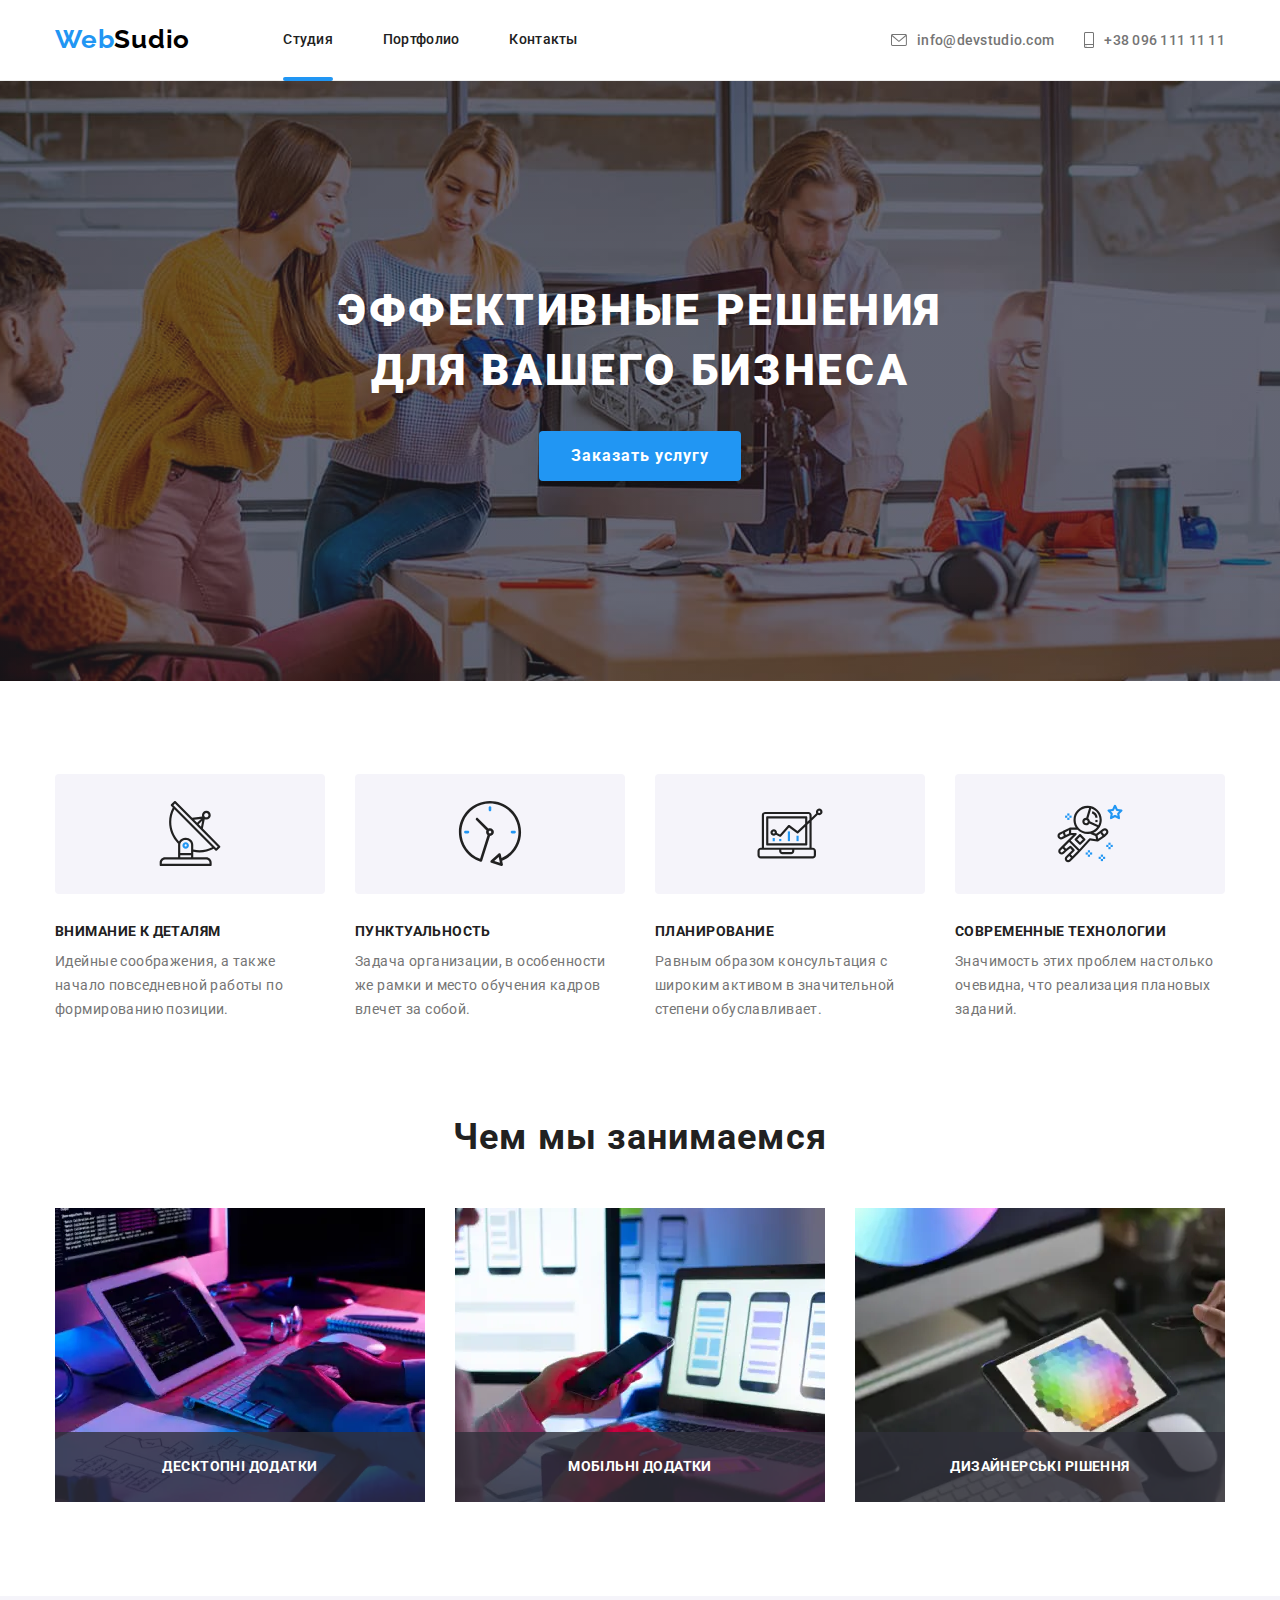
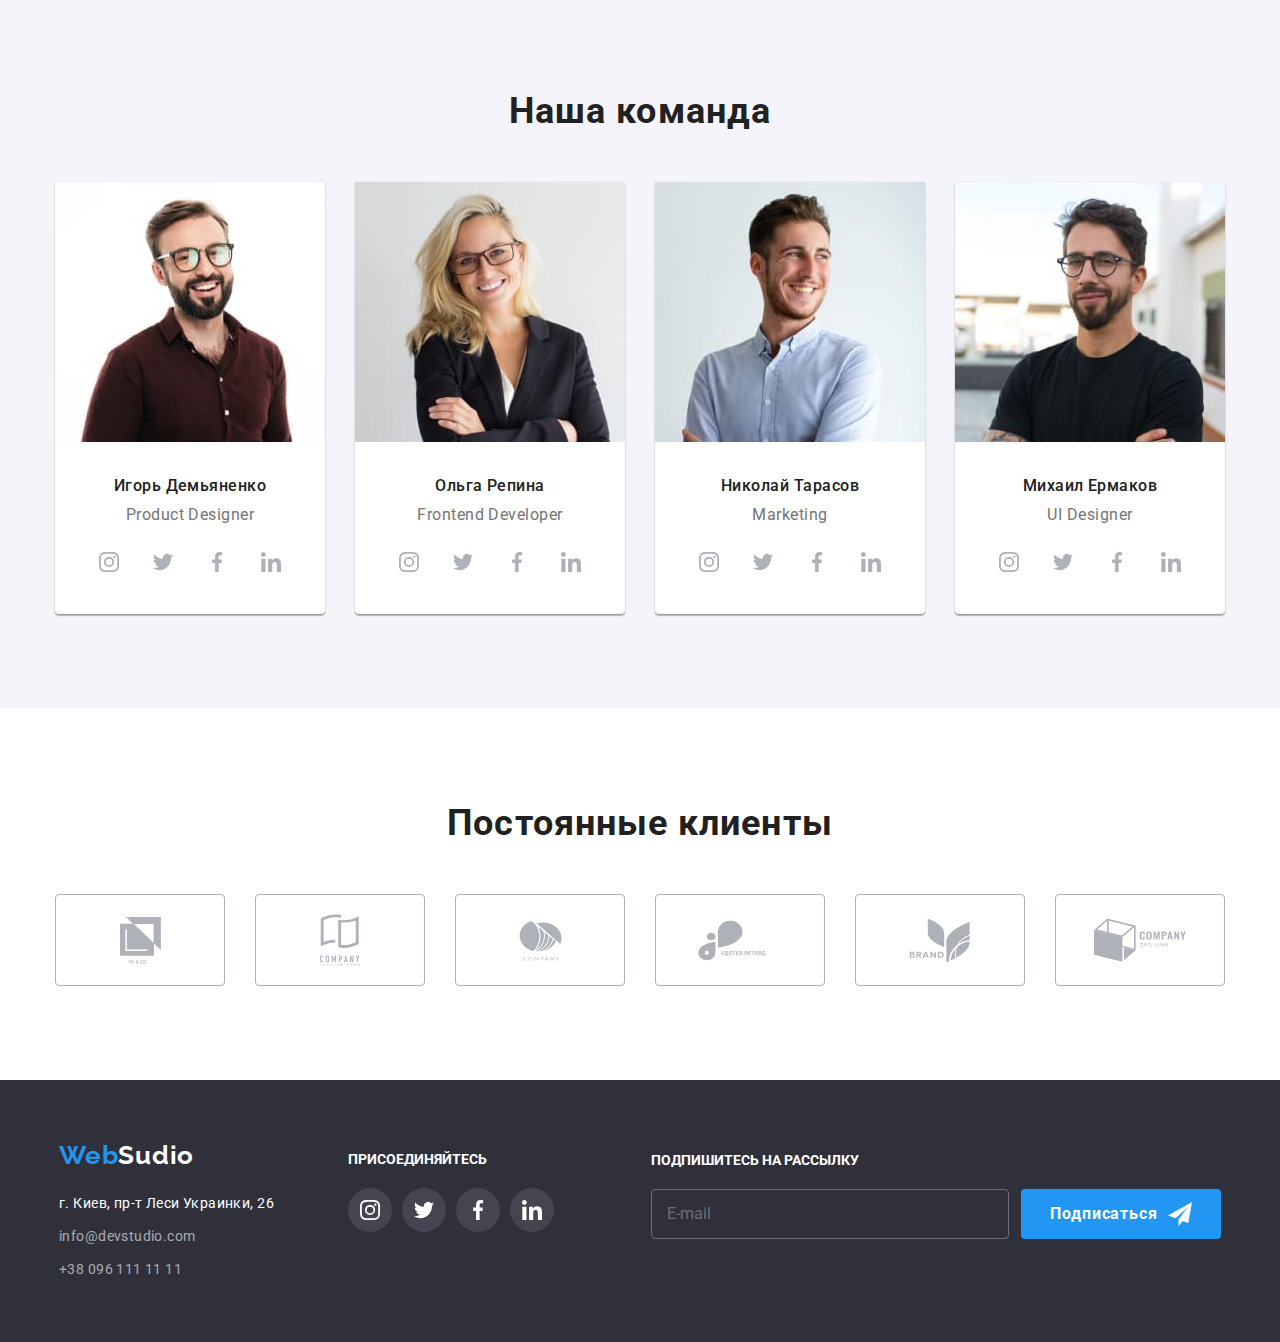
<file: index.html>
<!DOCTYPE html>
<html lang="ru">

<head>
    <meta charset="UTF-8">
    <meta http-equiv="X-UA-Compatible" content="IE=edge">
    <meta name="viewport" content="width=device-width, initial-scale=1.0">
    <title>WebSudio</title>
    <link rel="preconnect" href="https://fonts.googleapis.com">
    <link rel="preconnect" href="https://fonts.gstatic.com" crossorigin>
    <link
        href="https://fonts.googleapis.com/css2?family=Raleway:wght@700&family=Roboto:wght@400;500;700;900&display=swap"
        rel="stylesheet">
    <link rel="stylesheet"
        href="https://cdnjs.cloudflare.com/ajax/libs/modern-normalize/1.0.0/modern-normalize.min.css" />
    <!-- <link rel="stylesheet" href="./css/styles.css"> -->
    <link rel="stylesheet" href="./css/main.min.css">
</head>

<body>
    <div class="backdrope backdrope--hidden" data-modal>
        
    <form name="main-from" class="mainform">

        <button type="button" class="backdrope__closebutton" data-modal-close>
            <svg width="18px" height="18px">
                <use href="./images/icons.svg#icon-close"></use>
            </svg>
        </button>
        

        <p class="mainform__caption">Оставьте свои данные, мы вам перезвоним</p>
          
        <ul class="mainform__inputarea">
            <li>
                <label for="name" class="mainform__label">Имя</label>
                <div class="mainform__inputcover">
                    <input type="text" name="name" id="name" class="mainform__input">
                    <svg width="18px" height="18px" class="mainform__inputicon"><use href="./images/icons.svg#icon-person"></use></svg>
                </div>    
            </li>
            <li>
                <label for="telephone" class="mainform__label">Телефон</label>
                <div class="mainform__inputcover">
                     <input type="tel" name="telephone" id="telephone" class="mainform__input">
                     <svg width="18px" height="18px" class="mainform__inputicon"><use href="./images/icons.svg#icon-phone"></use></svg>
                </div>
            </li>
            <li>
                <label for="email" class="mainform__label">Почта</label>
                <div class="mainform__inputcover">
                    <input type="email" name="email" id="email" class="mainform__input">
                    <svg width="18px" height="18px" class="mainform__inputicon"><use href="./images/icons.svg#icon-email"></use></svg>
                </div>
            </li>
            <li>
                <label for="comment" class="mainform__label">Комментарий</label>
                <textarea name="email" id="comment" class="mainform__comment" placeholder="Введите текст"></textarea>
            </li>
        </ul>

          <div class="checkbox">
            <label for="contract-agree" class="checkbox__label">
                <input type="checkbox" name="contract" id="contract-agree" class="checkbox__input">
                <span class="checkbox__icon"></span>
                Соглашаюсь с рассылкой и принимаю 
                &nbsp;<a href="#" class="checkbox__link">Условия договора</a>
            </label>
          </div>

          <button type="submit" class="mainform__button">Отправить</button>
    </form>
    </div>
    
    <header class="pagehader">
        <div class="pagehader__box container">
            <!-- <nav class="menu"> -->
            <nav class="pagehader__nav">
            <!--logo-->
                <a href="./index.html" class="logo"><span class="logo__part">Web</span>Sudio</a>
            <!--nav-->
                <ul class="menu listnone">
                    <li class="menu__item active-page "><a href="./index.html" class="menu__link">Студия</a></li>
                    <li class="menu__item"><a href="./portfolio.html" class="menu__link">Портфолио</a></li>
                    <li class="menu__item"><a href="" class="menu__link">Контакты</a></li>
                </ul>
                <button type="button" class="pagehader__button" menu-mobile-open>
                    <svg width="40" height="40" aria-label="переключатель мобильного меню">
                        <use class="icon-menu" href="images/icons.svg#icon-menu"></use>
                   </svg>
                </button>
            </nav>
            <!--adress-->
            <ul class="adress pagehader__adress listnone">
                <li class="adress__item"><a href="mailto:info@devstudio.com" class="adress__link">
                    <svg class="adress__email" width = "16px" height = "12px">
                        <use href="./images/icons.svg#icon-envelope"></use>
                    </svg>info@devstudio.com</a>
                </li>
                <li class="adress__item"><a href="tel:+380961111111" class="adress__link">
                    <svg class="adress__phone" width = "10px" height = "16px">
                        <use href="./images/icons.svg#icon-smartphone"></use>
                    </svg>+38 096 111 11 11</a>
                </li>
            </ul>
        </div>

        <!-- mobile-menu -->
        <div class="mobile__form" menu-mobile> 
         <div class="container mobile__container">          
          <button type="button" class="mobile__button" menu-mobile-close>
                <svg width="40" height="40" aria-label="переключатель мобильного меню">
                    <use class="icon-cross" href="images/icons.svg#icon-menu-close"></use>
                </svg>
          </button> 

          <ul class="mobile__menu listnone">
            <li class="mobile__item"><a href="./index.html" class="mobile__link">Студия</a></li>
            <li class="mobile__item"><a href="./portfolio.html" class="mobile__link">Портфолио</a></li>
            <li class="mobile__item"><a href="" class="mobile__link">Контакты</a></li>
          </ul>
          
        <div class="mobile__nav-box">
          <ul class="mobile__adress listnone">
            <li class="mobile__item"><a href="tel:+380961111111" class="mobile__link--blue">+38 096 111 11 11</a></li>
            <li class="mobile__item"><a href="mailto:info@devstudio.com" class="mobile__link--gray">info@devstudio.com</a></li>
          </ul>

          <ul class="mobile__socials listnone">
           <li class="socials__item"><a href="#" class="socials__link">Instagram</a></li>
           <li class="socials__item"><a href="#" class="socials__link">Twitter</a></li>
           <li class="socials__item"><a href="#" class="socials__link">Facebook</a></li>
           <li class="socials__item"><a href="#" class="socials__link">LinkedIn</a></li>
          </ul>
          <ul class="mobile__sociallinks sociallinks">
            <li class="sociallinks__item">
                <a href="" class="sociallinks__link"><svg class="sociallinks__icon">
                    <use href="./images/icons.svg#icon-instagram"></use>
                </svg></a>
            </li>
            <li class="sociallinks__item">
                <a href="" class="sociallinks__link"><svg class="sociallinks__icon">
                    <use href="./images/icons.svg#icon-twitter"></use>
                </svg></a>
            </li>
            <li class="sociallinks__item">
                <a href="" class="sociallinks__link"><svg class="sociallinks__icon">
                    <use href="./images/icons.svg#icon-facebook"></use>
                </svg></a>
            </li>
            <li class="sociallinks__item">
                <a href="" class="sociallinks__link"><svg class="sociallinks__icon">
                    <use href="./images/icons.svg#icon-linkedin"></use>
                </svg></a>
            </li>
        </ul>
          </div>
         </div>
        </div>
    </header>

    <main>
        <!--hero-->
        <section class="hero">
            <h1 class="hero__title">Эффективные решения для вашего бизнеса</h1>
            <button type="button" class="hero__button" data-modal-open>Заказать услугу</button>
        </section>

        <!--principles-->
        <section class="principles section">
            <div class="container">
                <h2 class="hidden">Наши принципы</h2>
                <ul class="listnone principles__list">
                    <li class="principles__item">
                        <div class="principles__thumb">
                        <svg height="65px" width="70px" class="principles__icon">
                            <use href="./images/icons.svg#icon-antenna"></use>
                        </svg>
                        </div>
                        <h3 class="principles__title">Внимание к деталям</h3>
                        <p class="principles__deskrp">Идейные соображения, а также начало повседневной работы по
                            формированию
                            позиции.</p>
                    </li>
                    <li class="principles__item">
                        <div class="principles__thumb">
                            <svg height="65px" width="70px" class="principles__icon">
                                <use href="./images/icons.svg#icon-clock"></use>
                            </svg>
                        </div>
                        <h3 class="principles__title">Пунктуальность</h3>
                        <p class="principles__deskrp">Задача организации, в особенности же рамки и место обучения кадров
                            влечет за собой.</p>
                    </li>
                    <li class="principles__item">
                        <div class="principles__thumb">
                            <svg height="65px" width="70px" class="principles__icon">
                                <use href="./images/icons.svg#icon-diagram"></use>
                            </svg>
                        </div>
                        <h3 class="principles__title">Планирование</h3>
                        <p class="principles__deskrp">Равным образом консультация с широким активом в значительной
                            степени
                            обуславливает.</p>
                    </li>
                    <li class="principles__item">
                        <div class="principles__thumb">
                            <svg height="65px" width="70px" class="principles__icon">
                                <use href="./images/icons.svg#icon-astronaut"></use>
                            </svg>
                        </div>
                        <h3 class="principles__title">Современные технологии</h3>
                        <p class="principles__deskrp">Значимость этих проблем настолько очевидна, что реализация плановых
                            заданий.</p>
                    </li>
                </ul>
            </div>
        </section>
        <!--specialization-->
        <section class="section specialization">
            <div class="container">
                <h2 class="section__title">Чем мы занимаемся</h2>
                <ul class="specialization__list listnone">
                    <li class="specialization__item">
                        <a href="" class="specialization__link">
                        <div class="specialization__thumb">
                            <picture>
                            <source srcset="images/img_portfolio1_f.webp 1x, images/img_portfolio1_f@2x.webp 2x" type="image/webp" /> 
                            <source srcset="images/img_portfolio1_f.jpg 1x, images/img_portfolio1_f@2x.jpg 2x" type="image/jpeg" />   
                            <img src="images/img_portfolio1_f.jpg"
                                alt="Программирование" width="370" height="294" 
                                class="specialization__img">
                            </picture>
                                <div class="specialization__thumb-overlay">Десктопні додатки</div>
                        </div>
                        </a>
                    </li>
                    <li class="specialization__item">
                        <a href="" class="specialization__link">
                        <div class="specialization__thumb">
                            <picture>
                            <source srcset="images/img_portfolio2_f.webp 1x, images/img_portfolio2_f@2x.webp 2x" type="image/webp" /> 
                            <source srcset="images/img_portfolio2_f.jpg 1x, images/img_portfolio2_f@2x.jpg 2x" type="image/jpeg" /> 
                            <img src="images/img_portfolio2_f.jpg"
                                alt="Разработка мобильных приложений" width="370" height="294"
                                class="specialization__img">
                            </picture>
                                <div class="specialization__thumb-overlay">Мобільні додатки</div>
                        </div>
                        </a>
                    </li>
                    <li class="specialization__item">
                        <a href="" class="specialization__link">
                        <div class="specialization__thumb">
                            <picture>
                            <source srcset="images/img_portfolio3_f.webp 1x, images/img_portfolio3_f@2x.webp 2x" type="image/webp" /> 
                            <source srcset="images/img_portfolio3_f.jpg 1x, images/img_portfolio3_f@2x.jpg 2x" type="image/jpeg" />     
                            <img src="images/img_portfolio3_f.jpg" alt="Дизайн" width="370" height="294"
                                class="specialization__img">
                            </picture>
                                <div class="specialization__thumb-overlay">Дизайнерські рішення</div>
                        </div>
                        </a>
                    </li>
                </ul>
            </div>
        </section>
        <!--team-->
        <section class="team section">
            <div class="container">
                <h2 class="section__title">Наша команда</h2>
                <ul class="team__list listnone">
                    <li class="employee">
                        <picture>
                          <source srcset="images/img_team_igor_tablet.jpg 1x, images/img_team_igor_tablet@2x.jpg 2x" media="(max-width: 350px)"/>  
                          <source srcset="images/img_team_igor_mobile.jpg 1x, images/img_team_igor_mobile@2x.jpg 2x" media="(max-width: 768px)"/>
                          <source srcset="images/img_team_igor_tablet.jpg 1x, images/img_team_igor_tablet@2x.jpg 2x" media="(max-width: 1200px)"/>
                          <source srcset="images/img_team_igor_desktop.jpg 1x, images/img_team_igor_desktop@2x.jpg 2x" media="(min-width: 1200px)"/>
                          <img src="images/img_team_igor_f.jpg" alt="Игорь Демьяненко" class="employee__photo">
                        </picture>
                        <h3 class="employee__name">Игорь Демьяненко</h3>
                        <p class="employee__deskrp">Product Designer</p>
                        <ul class="sociallinks  listnone">
                            <li class="sociallinks__item">
                                <a href="" class="sociallinks__link"><svg class="sociallinks__icon">
                                    <use href="./images/icons.svg#icon-instagram"></use>
                                </svg></a>
                            </li>
                            <li class="sociallinks__item">
                                <a href="" class="sociallinks__link"><svg class="sociallinks__icon">
                                    <use href="./images/icons.svg#icon-twitter"></use>
                                </svg></a>
                            </li>
                            <li class="sociallinks__item">
                                <a href="" class="sociallinks__link"><svg class="sociallinks__icon">
                                    <use href="./images/icons.svg#icon-facebook"></use>
                                </svg></a>
                            </li>
                            <li class="sociallinks__item">
                                <a href="" class="sociallinks__link"><svg class="sociallinks__icon">
                                    <use href="./images/icons.svg#icon-linkedin"></use>
                                </svg></a>
                            </li>
                        </ul>
                    </li>
                    <li class="employee">
                        <picture>
                            <source srcset="images/img_team_olga_tablet.jpg 1x, images/img_team_olga_tablet@2x.jpg 2x" media="(max-width: 350px)"/>  
                            <source srcset="images/img_team_olga_mobile.jpg 1x, images/img_team_olga_mobile@2x.jpg 2x" media="(max-width: 768px)"/>
                            <source srcset="images/img_team_olga_tablet.jpg 1x, images/img_team_olga_tablet@2x.jpg 2x" media="(max-width: 1200px)"/>
                            <source srcset="images/img_team_olga_desktop.jpg 1x, images/img_team_olga_desktop@2x.jpg 2x" media="(min-width: 1200px)"/>
                        <img src="images/img_team_olga_f.jpg" alt="Ольга Репина" class="employee__photo">
                        </picture>
                        <h3 class="employee__name">Ольга Репина</h3>
                        <p class="employee__deskrp">Frontend Developer</p>
                        <ul class="sociallinks  listnone">
                            <li class="sociallinks__item">
                                <a href="" class="sociallinks__link"><svg class="sociallinks__icon">
                                    <use href="./images/icons.svg#icon-instagram"></use>
                                </svg></a>
                            </li>
                            <li class="sociallinks__item">
                                <a href="" class="sociallinks__link"><svg class="sociallinks__icon">
                                    <use href="./images/icons.svg#icon-twitter"></use>
                                </svg></a>
                            </li>
                            <li class="sociallinks__item">
                                <a href="" class="sociallinks__link"><svg class="sociallinks__icon">
                                    <use href="./images/icons.svg#icon-facebook"></use>
                                </svg></a>
                            </li>
                            <li class="sociallinks__item">
                                <a href="" class="sociallinks__link"><svg class="sociallinks__icon">
                                    <use href="./images/icons.svg#icon-linkedin"></use>
                                </svg></a>
                            </li>
                        </ul>
                    </li>
                    <li class="employee">
                        <picture>
                            <source srcset="images/img_team_nikolai_tablet.jpg 1x, images/img_team_nikolai_tablet@2x.jpg 2x" media="(max-width: 350px)"/>  
                            <source srcset="images/img_team_nikolai_mobile.jpg 1x, images/img_team_nikolai_mobile@2x.jpg 2x" media="(max-width: 768px)"/>
                            <source srcset="images/img_team_nikolai_tablet.jpg 1x, images/img_team_nikolai_tablet@2x.jpg 2x" media="(max-width: 1200px)"/>
                            <source srcset="images/img_team_nikolai_desktop.jpg 1x, images/img_team_nikolai_desktop@2x.jpg 2x" media="(min-width: 1200px)"/>
                        <img src="images/img_team_nikolai_f.jpg" alt="Николай Тарасов" class="employee__photo">
                        </picture>
                        <h3 class="employee__name">Николай Тарасов</h3>
                        <p class="employee__deskrp">Marketing</p>
                        <ul class="sociallinks  listnone">
                            <li class="sociallinks__item">
                                <a href="" class="sociallinks__link"><svg class="sociallinks__icon">
                                    <use href="./images/icons.svg#icon-instagram"></use>
                                </svg></a>
                            </li>
                            <li class="sociallinks__item">
                                <a href="" class="sociallinks__link"><svg class="sociallinks__icon">
                                    <use href="./images/icons.svg#icon-twitter"></use>
                                </svg></a>
                            </li>
                            <li class="sociallinks__item">
                                <a href="" class="sociallinks__link"><svg class="sociallinks__icon">
                                    <use href="./images/icons.svg#icon-facebook"></use>
                                </svg></a>
                            </li>
                            <li class="sociallinks__item">
                                <a href="" class="sociallinks__link"><svg class="sociallinks__icon">
                                    <use href="./images/icons.svg#icon-linkedin"></use>
                                </svg></a>
                            </li>
                        </ul>
                    </li>
                    <li class="employee">
                        <picture>
                            <source srcset="images/img_team_michail_tablet.jpg 1x, images/img_team_michail_tablet@2x.jpg 2x" media="(max-width: 350px)"/>  
                            <source srcset="images/img_team_michail_mobile.jpg 1x, images/img_team_michail_mobile@2x.jpg 2x" media="(max-width: 768px)"/>
                            <source srcset="images/img_team_michail_tablet.jpg 1x, images/img_team_michail_tablet@2x.jpg 2x" media="(max-width: 1200px)"/>
                            <source srcset="images/img_team_michail_desktop.jpg 1x, images/img_team_michail_desktop@2x.jpg 2x" media="(min-width: 1200px)"/>
                        <img src="images/img_team_michail_f.jpg" alt="Михаил Ермаков" class="employee__photo">
                        </picture>
                        <h3 class="employee__name">Михаил Ермаков</h3>
                        <p class="employee__deskrp">UI Designer</p>
                        <ul class="sociallinks  listnone">
                            <li class="sociallinks__item">
                                <a href="" class="sociallinks__link"><svg class="sociallinks__icon">
                                    <use href="./images/icons.svg#icon-instagram"></use>
                                </svg></a>
                            </li>
                            <li class="sociallinks__item">
                                <a href="" class="sociallinks__link"><svg class="sociallinks__icon">
                                    <use href="./images/icons.svg#icon-twitter"></use>
                                </svg></a>
                            </li>
                            <li class="sociallinks__item">
                                <a href="" class="sociallinks__link"><svg class="sociallinks__icon">
                                    <use href="./images/icons.svg#icon-facebook"></use>
                                </svg></a>
                            </li>
                            <li class="sociallinks__item">
                                <a href="" class="sociallinks__link"><svg class="sociallinks__icon">
                                    <use href="./images/icons.svg#icon-linkedin"></use>
                                </svg></a>
                            </li>
                        </ul>
                    </li>
                </ul>
            </div>
        </section>
        <!-- clients -->
        <section class="clients section">
            <div class="container">
                <h2 class="section__title">Постоянные клиенты</h2>
                <ul class="clients__list listnone">
                    <li class="clients__card">
                        <a href="" class="clients__nav">
                        <svg width="41" height="47" class="clients__icon">
                            <use href="./images/icons.svg#icon-klient-first"></use>
                        </svg>
                        </a>
                    </li>
                    <li class="clients__card">
                        <a href="" class="clients__nav">
                            <svg width="40" height="52" class="clients__icon">
                                <use href="./images/icons.svg#icon-klient-second"></use>
                            </svg>
                            </a>
                    </li>
                    <li class="clients__card">
                        <a href="" class="clients__nav">
                            <svg width="43" height="41" class="clients__icon">
                                <use href="./images/icons.svg#icon-klient-third"></use>
                            </svg>
                            </a>
                    </li>
                    <li class="clients__card">
                        <a href="" class="clients__nav">
                            <svg width="84" height="41" class="clients__icon">
                                <use href="./images/icons.svg#icon-klient-fourth"></use>
                            </svg>
                            </a>
                    </li>
                    <li class="clients__card">
                        <a href="" class="clients__nav">
                            <svg width="62" height="45" class="clients__icon">
                                <use href="./images/icons.svg#icon-klient-fifth"></use>
                            </svg>
                            </a>
                    </li>
                    <li class="clients__card">
                        <a href="" class="clients__nav">
                            <svg width="94" height="44" class="clients__icon">
                                <use href="./images/icons.svg#icon-klient-sixth"></use>
                            </svg>
                            </a>
                    </li>
                </ul>
            </div>
        </section>
    </main>
    <footer class="footer">
        <div class="footer__columns container">
            <div class="footer__nav">
            <a href="./index.html" class="logo footer__logo"><span class="logo__part">Web</span>Sudio</a>
            <address>
                <ul class="footer__list listnone">
                    <li class="footer__item"><a href="https://www.google.com.ua/maps/place/%D0%B1%D1%83%D0%BB.+%D0%9B%D0%B5%D1%81%D0%B8+%D0%A3%D0%BA%D1%80%D0%B0%D0%B8%D0%BD%D0%BA%D0%B8,+26,+%D0%9A%D0%B8%D0%B5%D0%B2,+02000/@50.4265841,30.5361971,17z/data=!3m1!4b1!4m5!3m4!1s0x40d4cf0e033ecbe9:0x57a4dffefec77da0!8m2!3d50.4265807!4d30.5383858?hl=ru"
                            class="footer__adress" target="_blank" rel="noreferrer noopener">г.
                            Киев, пр-т Леси Украинки, 26</a></li>
                    <li class="footer__item"><a href="mailto:info@devstudio.com" class="footer__link">info@devstudio.com</a></li>
                    <li class="footer__item"><a href="tel:+380961111111" class="footer__link">+38 096 111 11 11</a></li>
                </ul>
            </address>
            </div>
            <div class="footer__socillinks">
            <h3 class="footer__title">присоединяйтесь</h3>
              <ul class="sociallinks  listnone">
                <li class="sociallinks__item">
                    <a href="" class="sociallinks__link footer__socillink">
                        <svg class="sociallinks__icon">
                        <use href="./images/icons.svg#icon-instagram"></use>
                    </svg></a>
                </li>
                <li class="sociallinks__item">
                    <a href="" class="sociallinks__link footer__socillink">
                        <svg class="sociallinks__icon">
                        <use href="./images/icons.svg#icon-twitter"></use>
                    </svg></a>
                </li>
                <li class="sociallinks__item">
                    <a href="" class="sociallinks__link footer__socillink">
                        <svg class="sociallinks__icon">
                        <use href="./images/icons.svg#icon-facebook"></use>
                    </svg></a>
                </li>
                <li class="sociallinks__item">
                    <a href="" class="sociallinks__link footer__socillink">
                        <svg class="sociallinks__icon">
                        <use href="./images/icons.svg#icon-linkedin"></use>
                    </svg></a>
                </li>
            </ul>
            </div>
            <div class="footer__form">
                <p class="footer__caption">Подпишитесь на рассылку</p>
            <form name="footer-form" class="form">
                <input type="email" placeholder="E-mail" class="form__mail">
                <button type="submit" class="button">
                    <span class="button__text">Подписаться</span>
                    <svg width="24" height="24" class="button__icon">
                        <use href="./images/icons.svg#icon-send"></use>
                    </svg>
                </button>
            </form>
            </div>
        </div>
    </footer>
    <script src="./js/modal.js"></script>
    <script src="./js/mobile-menu.js"></script>
</body>

</html>
</file>
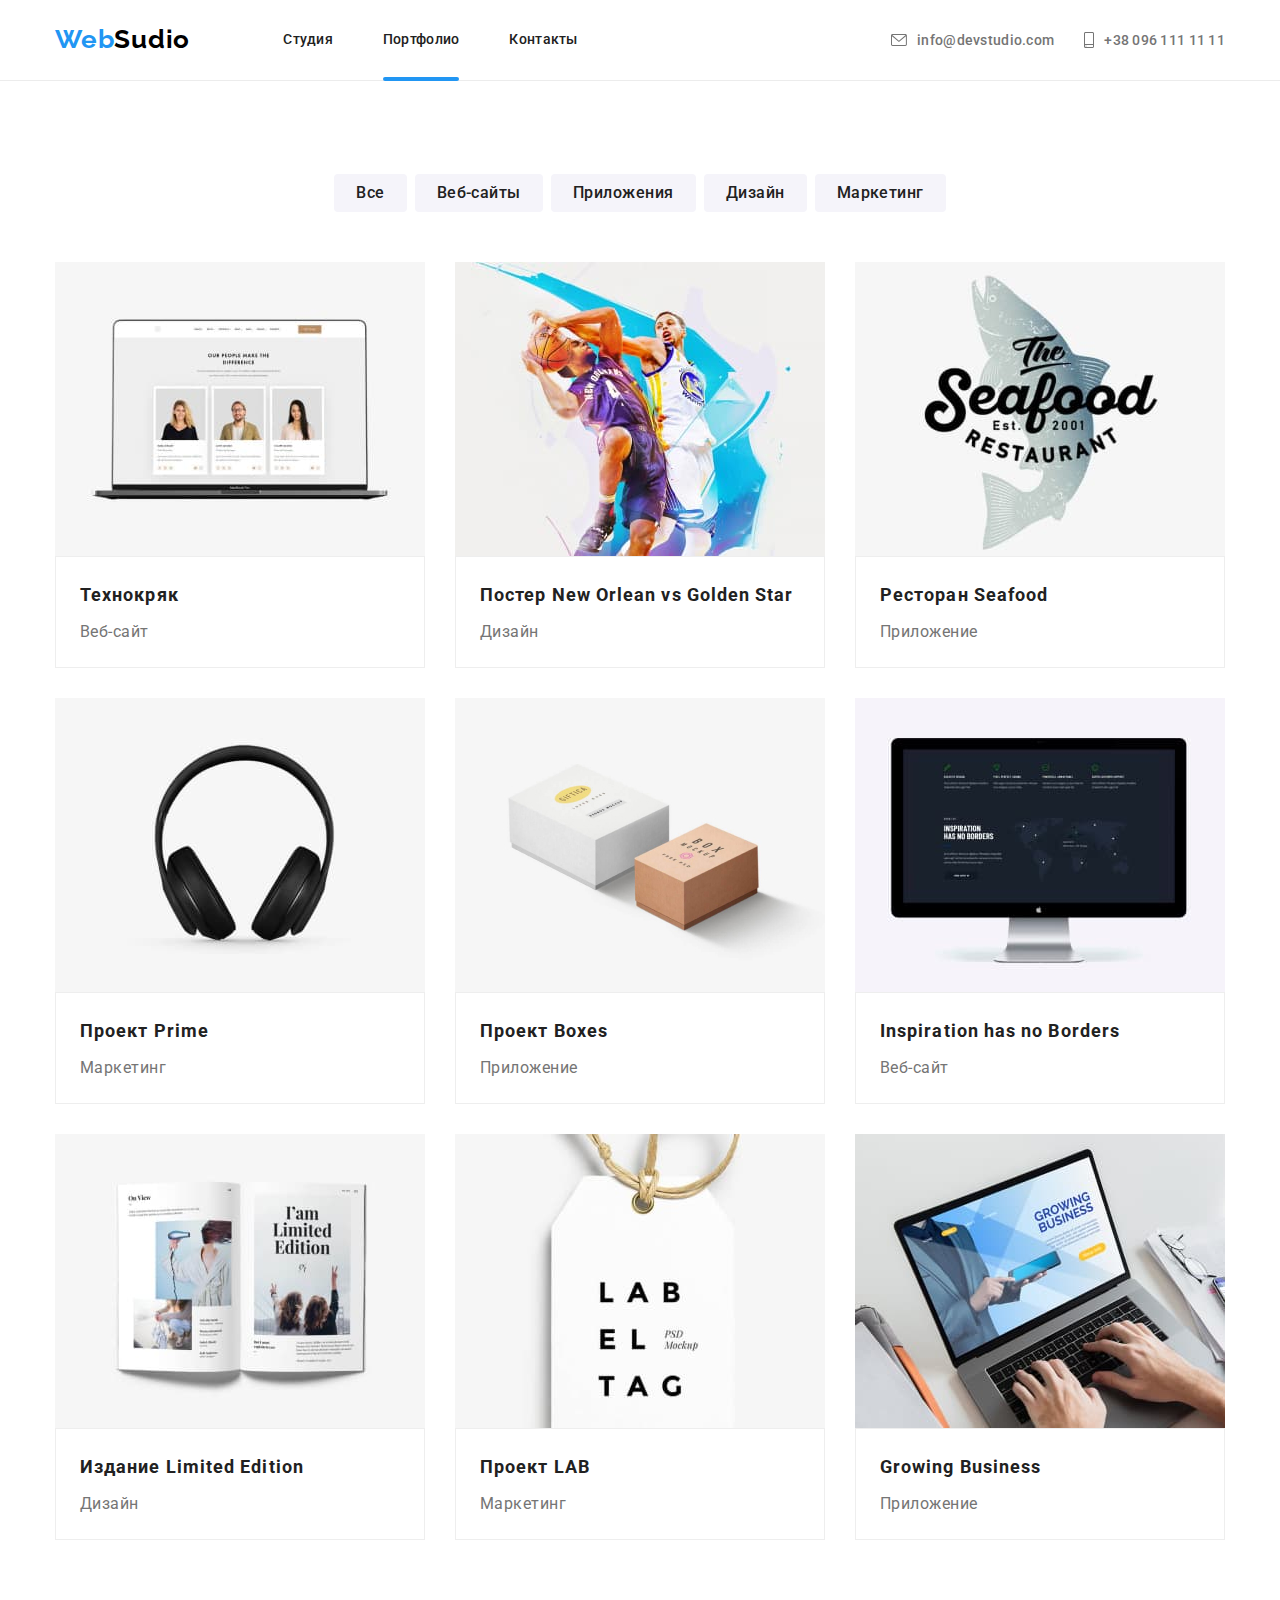
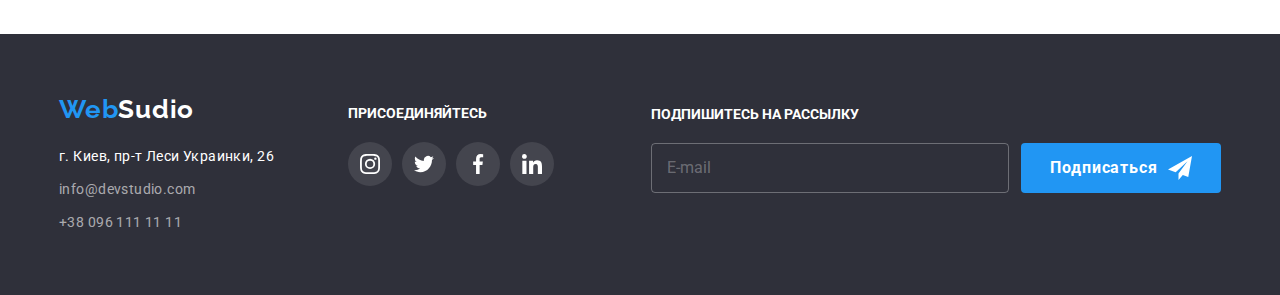
<file: portfolio.html>
<!DOCTYPE html>
<html lang="ru">

<head>
    <meta charset="UTF-8">
    <meta http-equiv="X-UA-Compatible" content="IE=edge">
    <meta name="viewport" content="width=device-width, initial-scale=1.0">
    <title>WebSudio.Портфолио</title>
    <link rel="preconnect" href="https://fonts.googleapis.com">
    <link rel="preconnect" href="https://fonts.gstatic.com" crossorigin>
    <link
        href="https://fonts.googleapis.com/css2?family=Raleway:wght@700&family=Roboto:wght@400;500;700;900&display=swap"
        rel="stylesheet">
    <link rel="stylesheet"
        href="https://cdnjs.cloudflare.com/ajax/libs/modern-normalize/1.0.0/modern-normalize.min.css" />
    <!-- <link rel="stylesheet" href="./css/styles.css"> -->
    <link rel="stylesheet" href="./css/main.min.css">
</head>

<body>
    <header class="pagehader">
        <div class="pagehader__box container">
            <!-- <nav class="menu"> -->
            <nav class="pagehader__nav">
            <!--logo-->
                <a href="./index.html" class="logo"><span class="logo__part">Web</span>Sudio</a>
            <!--nav-->
                <ul class="menu listnone">
                    <li class="menu__item"><a href="./index.html" class="menu__link">Студия</a></li>
                    <li class="menu__item active-page"><a href="./portfolio.html" class="menu__link">Портфолио</a></li>
                    <li class="menu__item"><a href="" class="menu__link">Контакты</a></li>
                </ul>
                <button type="button" class="pagehader__button" menu-mobile-open>
                    <svg width="40" height="40" aria-label="переключатель мобильного меню">
                        <use class="icon-menu" href="images/icons.svg#icon-menu"></use>
                   </svg>
                </button>
            </nav>
            <!--adress-->
            <ul class="adress pagehader__adress listnone">
                <li class="adress__item"><a href="mailto:info@devstudio.com" class="adress__link">
                    <svg class="adress__email" width = "16px" height = "12px">
                        <use href="./images/icons.svg#icon-envelope"></use>
                    </svg>info@devstudio.com</a>
                </li>
                <li class="adress__item"><a href="tel:+380961111111" class="adress__link">
                    <svg class="adress__phone" width = "10px" height = "16px">
                        <use href="./images/icons.svg#icon-smartphone"></use>
                    </svg>+38 096 111 11 11</a>
                </li>
            </ul>
        </div>

        <!-- mobile-menu -->
        <div class="mobile__form" menu-mobile> 
         <div class="container mobile__container">          
          <button type="button" class="mobile__button" menu-mobile-close>
                <svg width="40" height="40" aria-label="переключатель мобильного меню">
                    <use class="icon-cross" href="images/icons.svg#icon-menu-close"></use>
                </svg>
          </button> 

          <ul class="mobile__menu listnone">
            <li class="mobile__item"><a href="./index.html" class="mobile__link">Студия</a></li>
            <li class="mobile__item"><a href="./portfolio.html" class="mobile__link">Портфолио</a></li>
            <li class="mobile__item"><a href="" class="mobile__link">Контакты</a></li>
          </ul>
          
        <div class="mobile__nav-box">
          <ul class="mobile__adress listnone">
            <li class="mobile__item"><a href="tel:+380961111111" class="mobile__link--blue">+38 096 111 11 11</a></li>
            <li class="mobile__item"><a href="mailto:info@devstudio.com" class="mobile__link--gray">info@devstudio.com</a></li>
          </ul>

          <ul class="mobile__socials listnone">
           <li class="socials__item"><a href="#" class="socials__link">Instagram</a></li>
           <li class="socials__item"><a href="#" class="socials__link">Twitter</a></li>
           <li class="socials__item"><a href="#" class="socials__link">Facebook</a></li>
           <li class="socials__item"><a href="#" class="socials__link">LinkedIn</a></li>
          </ul>
          <ul class="mobile__sociallinks sociallinks">
            <li class="sociallinks__item">
                <a href="" class="sociallinks__link"><svg class="sociallinks__icon">
                    <use href="./images/icons.svg#icon-instagram"></use>
                </svg></a>
            </li>
            <li class="sociallinks__item">
                <a href="" class="sociallinks__link"><svg class="sociallinks__icon">
                    <use href="./images/icons.svg#icon-twitter"></use>
                </svg></a>
            </li>
            <li class="sociallinks__item">
                <a href="" class="sociallinks__link"><svg class="sociallinks__icon">
                    <use href="./images/icons.svg#icon-facebook"></use>
                </svg></a>
            </li>
            <li class="sociallinks__item">
                <a href="" class="sociallinks__link"><svg class="sociallinks__icon">
                    <use href="./images/icons.svg#icon-linkedin"></use>
                </svg></a>
            </li>
        </ul>
          </div>
         </div>
        </div>
    </header>

    <main>
        <section class="portfolio section">
            <div class="container">
            <h1 class="portfolio__title">Портфолио</h1>
            <ul class="filter listnone">
                <Li class="filter__item"><button type="button" class="filter__button">Все</button></Li>
                <Li class="filter__item"><button type="button" class="filter__button">Веб-сайты</button></Li>
                <Li class="filter__item"><button type="button" class="filter__button">Приложения</button></Li>
                <Li class="filter__item"><button type="button" class="filter__button">Дизайн</button></Li>
                <li class="filter__item"><button type="button" class="filter__button">Маркетинг</button></li>
            </ul>
            <ul class="portfolio__list listnone">
                <li class="companycard">
                  <div class="companycard__thumb">
                    <picture>
                        <source srcset="./images/img-portfolio/img1_tablet.jpg 1x, ./images/img-portfolio/img1_tablet@2x.jpg 2x" media="(max-width: 370px)"/>  
                        <source srcset="./images/img-portfolio/img1_mobile.jpg 1x, ./images/img-portfolio/img1_mobile@2x.jpg 2x" media="(max-width: 767px)"/>
                        <source srcset="./images/img-portfolio/img1_tablet.jpg 1x, ./images/img-portfolio/img1_tablet@2x.jpg 2x" media="(max-width: 1199px)"/>
                        <source srcset="./images/img-portfolio/img1_desktop.jpg 1x, ./images/img-portfolio/img1_desktop@2x.jpg 2x" media="(min-width: 1200px)"/>
                        <img  src="./images/img-portfolio/img1.jpg" alt="Технокряк" class="companycard__img">
                    </picture>
                    <p class="companycard__thumb-text">Ресурс предлагает комплексные предложения с разным уровнем функционала и сервисов. Все это позволит посетителю получить исчерпывающие сведения о компании или частном лице</p>
                  </div>
                    <div class="companycard__border">
                    <H2 class="companycard__title">Технокряк</H2>
                    <p class="companycard__deskr">Веб-сайт</p>
                    </div>
                </li>
                <li class="companycard">
                    <div class="companycard__thumb">
                        <picture>
                            <source srcset="./images/img-portfolio/img2_tablet.jpg 1x, ./images/img-portfolio/img2_tablet@2x.jpg 2x" media="(max-width: 370px)"/>  
                            <source srcset="./images/img-portfolio/img2_mobile.jpg 1x, ./images/img-portfolio/img2_mobile@2x.jpg 2x" media="(max-width: 767px)"/>
                            <source srcset="./images/img-portfolio/img2_tablet.jpg 1x, ./images/img-portfolio/img2_tablet@2x.jpg 2x" media="(max-width: 1199px)"/>
                            <source srcset="./images/img-portfolio/img2_desktop.jpg 1x, ./images/img-portfolio/img2_desktop@2x.jpg 2x" media="(min-width: 1200px)"/>
                    <img src="./images/img-portfolio/img2.jpg" alt="Постер New Orlean vs Golden Star" class="companycard__img">
                        </picture>
                    <p class="companycard__thumb-text">Ресурс предлагает комплексные предложения с разным уровнем функционала и сервисов. Все это позволит посетителю получить исчерпывающие сведения о компании или частном лице</p>
                    </div>    
                    <div class="companycard__border">  
                    <H2 class="companycard__title">Постер New Orlean vs Golden Star</H2>
                    <p class="companycard__deskr">Дизайн</p>
                    </div>
                </li>
                <li class="companycard">
                    <div class="companycard__thumb">
                        <picture>
                            <source srcset="./images/img-portfolio/img3_tablet.jpg 1x, ./images/img-portfolio/img3_tablet@2x.jpg 2x" media="(max-width: 370px)"/>  
                            <source srcset="./images/img-portfolio/img3_mobile.jpg 1x, ./images/img-portfolio/img3_mobile@2x.jpg 2x" media="(max-width: 767px)"/>
                            <source srcset="./images/img-portfolio/img3_tablet.jpg 1x, ./images/img-portfolio/img3_tablet@2x.jpg 2x" media="(max-width: 1199px)"/>
                            <source srcset="./images/img-portfolio/img3_desktop.jpg 1x, ./images/img-portfolio/img3_desktop@2x.jpg 2x" media="(min-width: 1200px)"/>
                    <img src="./images/img-portfolio/img3.jpg" alt="Ресторан Seafood" class="companycard__img">
                        </picture>
                    <p class="companycard__thumb-text">Ресурс предлагает комплексные предложения с разным уровнем функционала и сервисов. Все это позволит посетителю получить исчерпывающие сведения о компании или частном лице</p>
                    </div>
                    <div class="companycard__border">
                    <H2 class="companycard__title">Ресторан Seafood</H2>
                    <p class="companycard__deskr">Приложение</p>
                    </div>
                </li>
                <li class="companycard">
                    <div class="companycard__thumb">
                        <picture>
                            <source srcset="./images/img-portfolio/img4_tablet.jpg 1x, ./images/img-portfolio/img4_tablet@2x.jpg 2x" media="(max-width: 370px)"/>  
                            <source srcset="./images/img-portfolio/img4_mobile.jpg 1x, ./images/img-portfolio/img4_mobile@2x.jpg 2x" media="(max-width: 767px)"/>
                            <source srcset="./images/img-portfolio/img4_tablet.jpg 1x, ./images/img-portfolio/img4_tablet@2x.jpg 2x" media="(max-width: 1199px)"/>
                            <source srcset="./images/img-portfolio/img4_desktop.jpg 1x, ./images/img-portfolio/img4_desktop@2x.jpg 2x" media="(min-width: 1200px)"/>          
                    <img src="./images/img-portfolio/img4.jpg" alt="Проект Prime" class="companycard__img">
                        </picture>
                    <p class="companycard__thumb-text">Ресурс предлагает комплексные предложения с разным уровнем функционала и сервисов. Все это позволит посетителю получить исчерпывающие сведения о компании или частном лице</p> 
                   </div>
                    <div class="companycard__border">
                    <H2 class="companycard__title">Проект Prime</H2>
                    <p class="companycard__deskr">Маркетинг</p>
                    </div>
                </li>
                <li class="companycard">
                    <div class="companycard__thumb">
                        <picture>
                            <source srcset="./images/img-portfolio/img5_tablet.jpg 1x, ./images/img-portfolio/img5_tablet@2x.jpg 2x" media="(max-width: 370px)"/>  
                            <source srcset="./images/img-portfolio/img5_mobile.jpg 1x, ./images/img-portfolio/img5_mobile@2x.jpg 2x" media="(max-width: 767px)"/>
                            <source srcset="./images/img-portfolio/img5_tablet.jpg 1x, ./images/img-portfolio/img5_tablet@2x.jpg 2x" media="(max-width: 1199px)"/>
                            <source srcset="./images/img-portfolio/img5_desktop.jpg 1x, ./images/img-portfolio/img5_desktop@2x.jpg 2x" media="(min-width: 1200px)"/>
                    <img src="./images/img-portfolio/img5.jpg" alt="Проект Boxes" class="companycard__img">
                        </picture>
                    <p class="companycard__thumb-text">Ресурс предлагает комплексные предложения с разным уровнем функционала и сервисов. Все это позволит посетителю получить исчерпывающие сведения о компании или частном лице</p>
                    </div>
                    <div class="companycard__border">
                    <H2 class="companycard__title">Проект Boxes</H2>
                    <p class="companycard__deskr">Приложение</p>
                    </div>
                </li>
                <li class="companycard">
                    <div class="companycard__thumb">
                        <picture>
                            <source srcset="./images/img-portfolio/img6_tablet.jpg 1x, ./images/img-portfolio/img6_tablet@2x.jpg 2x" media="(max-width: 370px)"/>  
                            <source srcset="./images/img-portfolio/img6_mobile.jpg 1x, ./images/img-portfolio/img6_mobile@2x.jpg 2x" media="(max-width: 767px)"/>
                            <source srcset="./images/img-portfolio/img6_tablet.jpg 1x, ./images/img-portfolio/img6_tablet@2x.jpg 2x" media="(max-width: 1199px)"/>
                            <source srcset="./images/img-portfolio/img6_desktop.jpg 1x, ./images/img-portfolio/img6_desktop@2x.jpg 2x" media="(min-width: 1200px)"/>
                    <img src="./images/img-portfolio/img6.jpg" alt="Inspiration has no Borders" class="companycard__img">
                        </picture>
                    <p class="companycard__thumb-text">Ресурс предлагает комплексные предложения с разным уровнем функционала и сервисов. Все это позволит посетителю получить исчерпывающие сведения о компании или частном лице</p>
                    </div>
                    <div class="companycard__border">
                    <H2 class="companycard__title">Inspiration has no Borders</H2>
                    <p class="companycard__deskr">Веб-сайт</p>
                    </div>
                </li>
                <li class="companycard">
                    <div class="companycard__thumb">
                        <picture>
                            <source srcset="./images/img-portfolio/img7_tablet.jpg 1x, ./images/img-portfolio/img7_tablet@2x.jpg 2x" media="(max-width: 370px)"/>  
                            <source srcset="./images/img-portfolio/img7_mobile.jpg 1x, ./images/img-portfolio/img7_mobile@2x.jpg 2x" media="(max-width: 767px)"/>
                            <source srcset="./images/img-portfolio/img7_tablet.jpg 1x, ./images/img-portfolio/img7_tablet@2x.jpg 2x" media="(max-width: 1199px)"/>
                            <source srcset="./images/img-portfolio/img7_desktop.jpg 1x, ./images/img-portfolio/img7_desktop@2x.jpg 2x" media="(min-width: 1200px)"/>
                    <img src="./images/img-portfolio/img7.jpg" alt="Издание Limited Edition" class="companycard__img">
                        </picture>
                    <p class="companycard__thumb-text">Ресурс предлагает комплексные предложения с разным уровнем функционала и сервисов. Все это позволит посетителю получить исчерпывающие сведения о компании или частном лице</p>
                    </div>
                    <div class="companycard__border">
                    <H2 class="companycard__title">Издание Limited Edition</H2>
                    <p class="companycard__deskr">Дизайн</p>
                   </div>
                </li>
                <li class="companycard">
                    <div class="companycard__thumb">
                        <picture>
                            <source srcset="./images/img-portfolio/img8_tablet.jpg 1x, ./images/img-portfolio/img8_tablet@2x.jpg 2x" media="(max-width: 370px)"/>  
                            <source srcset="./images/img-portfolio/img8_mobile.jpg 1x, ./images/img-portfolio/img8_mobile@2x.jpg 2x" media="(max-width: 767px)"/>
                            <source srcset="./images/img-portfolio/img8_tablet.jpg 1x, ./images/img-portfolio/img8_tablet@2x.jpg 2x" media="(max-width: 1199px)"/>
                            <source srcset="./images/img-portfolio/img8_desktop.jpg 1x, ./images/img-portfolio/img8_desktop@2x.jpg 2x" media="(min-width: 1200px)"/>
                    <img src="./images/img-portfolio/img8.jpg" alt="Проект LAB" class="companycard__img">
                        </picture>
                    <p class="companycard__thumb-text">Ресурс предлагает комплексные предложения с разным уровнем функционала и сервисов. Все это позволит посетителю получить исчерпывающие сведения о компании или частном лице</p>
                    </div>
                    <div class="companycard__border">
                    <H2 class="companycard__title">Проект LAB</H2>
                    <p class="companycard__deskr">Маркетинг</p>
                    </div>
                </li>
                <li class="companycard">
                    <div class="companycard__thumb">
                        <picture>
                            <source srcset="./images/img-portfolio/img9_tablet.jpg 1x, ./images/img-portfolio/img9_tablet@2x.jpg 2x" media="(max-width: 370px)"/>  
                            <source srcset="./images/img-portfolio/img9_mobile.jpg 1x, ./images/img-portfolio/img9_mobile@2x.jpg 2x" media="(max-width: 767px)"/>
                            <source srcset="./images/img-portfolio/img9_tablet.jpg 1x, ./images/img-portfolio/img9_tablet@2x.jpg 2x" media="(max-width: 1199px)"/>
                            <source srcset="./images/img-portfolio/img9_desktop.jpg 1x, ./images/img-portfolio/img9_desktop@2x.jpg 2x" media="(min-width: 1200px)"/>
                    <img src="./images/img-portfolio/img9.jpg" alt="Growing Business" class="companycard__img">
                        </picture>
                    <p class="companycard__thumb-text">Ресурс предлагает комплексные предложения с разным уровнем функционала и сервисов. Все это позволит посетителю получить исчерпывающие сведения о компании или частном лице</p>
                    </div>
                    <div class="companycard__border">
                    <H2 class="companycard__title">Growing Business</H2>
                    <p class="companycard__deskr">Приложение</p>
                    </div>
                </li>
            </ul>
        </div>
        </section>
    </main>
    <footer class="footer">
        <div class="footer__columns container">
            <div class="footer__nav">
            <a href="./index.html" class="logo footer__logo"><span class="logo__part">Web</span>Sudio</a>
            <address>
                <ul class="footer__list listnone">
                    <li class="footer__item"><a href="https://www.google.com.ua/maps/place/%D0%B1%D1%83%D0%BB.+%D0%9B%D0%B5%D1%81%D0%B8+%D0%A3%D0%BA%D1%80%D0%B0%D0%B8%D0%BD%D0%BA%D0%B8,+26,+%D0%9A%D0%B8%D0%B5%D0%B2,+02000/@50.4265841,30.5361971,17z/data=!3m1!4b1!4m5!3m4!1s0x40d4cf0e033ecbe9:0x57a4dffefec77da0!8m2!3d50.4265807!4d30.5383858?hl=ru"
                            class="footer__adress" target="_blank" rel="noreferrer noopener">г.
                            Киев, пр-т Леси Украинки, 26</a></li>
                    <li class="footer__item"><a href="mailto:info@devstudio.com" class="footer__link">info@devstudio.com</a></li>
                    <li class="footer__item"><a href="tel:+380961111111" class="footer__link">+38 096 111 11 11</a></li>
                </ul>
            </address>
            </div>
            <div class="footer__socillinks">
            <h3 class="footer__title">присоединяйтесь</h3>
              <ul class="sociallinks  listnone">
                <li class="sociallinks__item">
                    <a href="" class="sociallinks__link footer__socillink">
                        <svg class="sociallinks__icon">
                        <use href="./images/icons.svg#icon-instagram"></use>
                    </svg></a>
                </li>
                <li class="sociallinks__item">
                    <a href="" class="sociallinks__link footer__socillink">
                        <svg class="sociallinks__icon">
                        <use href="./images/icons.svg#icon-twitter"></use>
                    </svg></a>
                </li>
                <li class="sociallinks__item">
                    <a href="" class="sociallinks__link footer__socillink">
                        <svg class="sociallinks__icon">
                        <use href="./images/icons.svg#icon-facebook"></use>
                    </svg></a>
                </li>
                <li class="sociallinks__item">
                    <a href="" class="sociallinks__link footer__socillink">
                        <svg class="sociallinks__icon">
                        <use href="./images/icons.svg#icon-linkedin"></use>
                    </svg></a>
                </li>
            </ul>
            </div>
            <div class="footer__form">
                <p class="footer__caption">Подпишитесь на рассылку</p>
            <form name="footer-form" class="form">
                <input type="email" placeholder="E-mail" class="form__mail">
                <button type="submit" class="button">
                    <span class="button__text">Подписаться</span>
                    <svg width="24" height="24" class="button__icon">
                        <use href="./images/icons.svg#icon-send"></use>
                    </svg>
                </button>
            </form>
            </div>
        </div>
    </footer>
    <script src="./js/mobile-menu.js"></script>
</body>

</html>
</file>
<file: css/styles.css>
/*---------------------------GLOBAL----------------------*/    
/* Main colors*/
/*all visible site section h2 decoration*/
/*all list decoration*/
/*---------------------------ONTAINER----------------------*/
/*---------------------------/GLOBAL----------------------*/
/*-----------------------backdrope----------------------*/
/* ----------------------FORM-------------------------- */
/* ---------------------/FORM-------------------------- */
/*----------------------/backdrope----------------------*/
/*---------------------------HEADER----------------------*/
/*-----------Logo------------*/
/*---------------------------/HEADER----------------------*/
/*---------------------------MAIN----------------------*/
/*---------------------------HERO----------------------*/
/*---------------------------/HERO----------------------*/
/*principles*/
/*-------------------------specialization------------------------*/
/*------
/*------------------------team------------------------------------*/
/*------------------------/team------------------------------------*/
/*------------------------clients------------------------------------*/
/*------------------------/clients------------------------------------*/
/*-------------------------PORTFOLIO.HTML------------------------*/
/*-------------------------portfolio-filter----------------------*/
/*-------------------------/portfolio-filter----------------------*/
/*-------------------------portfolio-cards------------------------*/
/*-------------------------PORTFOLIO.HTML------------------------*/
/*---------------------------/MAIN----------------------*/
/*---------------------------FOOTER----------------------*/
/*sitefooter*/
/*footer logo*/
/*footer adress*/
/*footer links*/
/*---------------------------/FOOTER----------------------*/
</file>
<file: css/main.min.css>
.section{display:block;padding-top:60px;padding-bottom:60px}.section__title{font-weight:700;font-size:28px;line-height:1.17;text-align:center;color:#212121;letter-spacing:.03em;margin:0px 0px 30px 0px}@media screen and (min-width: 1200px){.section{padding-top:94px;padding-bottom:94px}.section__title{font-size:36px;margin:0px 0px 50px 0px}}.container{padding-left:15px;padding-right:15px;margin-left:auto;margin-right:auto;margin:0 auto}@media screen and (min-width: 480px){.container{width:480px;margin:0 auto}}@media screen and (min-width: 768px){.container{width:768px;margin:0 auto}}@media screen and (min-width: 1200px){.container{width:1200px;margin:0 auto}}body{font-family:Roboto,sans-serif;color:#757575;font-weight:400}.listnone{list-style:none;margin-left:0;padding:0}.hidden{width:1px;height:1px;margin:-1px;border:0;padding:0;white-space:nowrap;-webkit-clip-path:inset(100%);clip-path:inset(100%);clip:rect(0 0 0 0);overflow:hidden}.logo{font-family:Raleway,sans-serif;font-weight:700;color:#000;text-decoration:none;font-size:26px;line-height:1.2;letter-spacing:.03em}.logo__part{color:#2196f3}.backdrope{position:fixed;width:100%;height:100%;background-color:rgba(0,0,0,.2);z-index:98;display:-webkit-box;display:-ms-flexbox;display:flex;-webkit-box-pack:center;-ms-flex-pack:center;justify-content:center;-webkit-box-align:center;-ms-flex-align:center;align-items:center;opacity:1;-webkit-transition:opacity 250ms cubic-bezier(0.4, 0, 0.2, 1),-webkit-transform 250ms cubic-bezier(0.4, 0, 0.2, 1);transition:opacity 250ms cubic-bezier(0.4, 0, 0.2, 1),-webkit-transform 250ms cubic-bezier(0.4, 0, 0.2, 1);transition:transform 250ms cubic-bezier(0.4, 0, 0.2, 1),opacity 250ms cubic-bezier(0.4, 0, 0.2, 1);transition:transform 250ms cubic-bezier(0.4, 0, 0.2, 1),opacity 250ms cubic-bezier(0.4, 0, 0.2, 1),-webkit-transform 250ms cubic-bezier(0.4, 0, 0.2, 1)}.backdrope--hidden{pointer-events:none;opacity:0;-webkit-transform:scale(1.2);transform:scale(1.2)}.backdrope__closebutton{position:absolute;cursor:pointer;width:30px;height:30px;border-radius:50%;background:#fff;border:1px solid rgba(0,0,0,.1);display:-webkit-box;display:-ms-flexbox;display:flex;-webkit-box-pack:center;-ms-flex-pack:center;justify-content:center;-webkit-box-align:center;-ms-flex-align:center;align-items:center;top:8px;right:8px;padding:0;-webkit-transition:fill 250ms cubic-bezier(0.4, 0, 0.2, 1);transition:fill 250ms cubic-bezier(0.4, 0, 0.2, 1)}.backdrope__closebutton:hover,.backdrope__closebutton:focus{fill:#2196f3}.mainform{width:calc(100% - 30px);position:absolute;background:#fff;z-index:99;-webkit-box-shadow:0px 1px 3px rgba(0,0,0,.12),0px 1px 1px rgba(0,0,0,.14),0px 2px 1px rgba(0,0,0,.2);box-shadow:0px 1px 3px rgba(0,0,0,.12),0px 1px 1px rgba(0,0,0,.14),0px 2px 1px rgba(0,0,0,.2);border-radius:4px;padding:40px}@media screen and (min-width: 480px)and (max-width: 1200px){.mainform{width:450px}}@media screen and (min-width: 1200px){.mainform{width:unset}}.mainform__caption{font-weight:700;font-size:20px;line-height:1.5;text-align:center;letter-spacing:.03em;color:#212121;margin:0;margin-bottom:12px}@media screen and (min-width: 1200px){.mainform__caption{line-height:1.15}}.mainform__inputarea{display:block;list-style:none;margin:0;padding:0}.mainform__input{width:100%;height:40px;padding:11px;padding-left:42px;margin-bottom:10px;border:1px solid rgba(33,33,33,.2);border-radius:4px;-webkit-transition:border-color 250ms cubic-bezier(0.4, 0, 0.2, 1);transition:border-color 250ms cubic-bezier(0.4, 0, 0.2, 1)}.mainform__inputcover{position:relative}.mainform__inputicon{-webkit-transition:fill 250ms cubic-bezier(0.4, 0, 0.2, 1);transition:fill 250ms cubic-bezier(0.4, 0, 0.2, 1);position:absolute;top:11px;left:12px;transition:fill 250ms cubic-bezier(0.4, 0, 0.2, 1)}.mainform__input:focus,.mainform__input:focus+.mainform__inputicon{fill:#2196f3;border-color:#2196f3;outline:none}.mainform__label{display:block;margin-bottom:4px;font-size:12px;line-height:1.17;letter-spacing:.01em}@media screen and (min-width: 1200px){.mainform__label{line-height:1.67}}.mainform__comment{height:120px;resize:none;width:100%;border:1px solid rgba(33,33,33,.2);border-radius:4px;padding:12px 16px;margin-bottom:20px;-webkit-transition:border-color 250ms cubic-bezier(0.4, 0, 0.2, 1);transition:border-color 250ms cubic-bezier(0.4, 0, 0.2, 1)}.mainform__comment:focus{border-color:#2196f3;outline:none}.mainform__comment::-webkit-input-placeholder{font-weight:400;font-size:12px;line-height:1.17;letter-spacing:.01em;color:rgba(117,117,117,.5)}.mainform__comment::-moz-placeholder{font-weight:400;font-size:12px;line-height:1.17;letter-spacing:.01em;color:rgba(117,117,117,.5)}.mainform__comment:-ms-input-placeholder{font-weight:400;font-size:12px;line-height:1.17;letter-spacing:.01em;color:rgba(117,117,117,.5)}.mainform__comment::-ms-input-placeholder{font-weight:400;font-size:12px;line-height:1.17;letter-spacing:.01em;color:rgba(117,117,117,.5)}.mainform__comment::placeholder{font-weight:400;font-size:12px;line-height:1.17;letter-spacing:.01em;color:rgba(117,117,117,.5)}.mainform__button{display:block;margin-left:auto;margin-right:auto;width:200px;height:50px;background-color:#2196f3;-webkit-box-shadow:0px 4px 4px rgba(0,0,0,.15);box-shadow:0px 4px 4px rgba(0,0,0,.15);border-radius:4px;border-style:none;font-weight:700;font-size:16px;line-height:1.88;letter-spacing:.06em;cursor:pointer;color:#fff;-webkit-transition:background-color 250ms cubic-bezier(0.4, 0, 0.2, 1);transition:background-color 250ms cubic-bezier(0.4, 0, 0.2, 1)}.mainform__button:focus,.mainform__button:hover{background-color:#188ce8}.checkbox{margin-bottom:30px}.checkbox__label{display:-webkit-box;display:-ms-flexbox;display:flex;-webkit-box-pack:center;-ms-flex-pack:center;justify-content:center;-webkit-box-align:center;-ms-flex-align:center;align-items:center;cursor:pointer;font-size:12px;line-height:1.17;letter-spacing:.03em;color:#757575;margin:0;padding:0}@media screen and (min-width: 1200px){.checkbox__label{font-size:14px;line-height:1.7}}.checkbox__input{-webkit-appearance:none;-moz-appearance:none;appearance:none;position:absolute}.checkbox__input:checked+.checkbox__icon{background-image:url(../images/icon-checked.svg);background-size:contain;background-repeat:no-repeat;background-position:center;background-color:#2196f3;border-color:#2196f3}.checkbox__icon{display:block;margin-right:7px;border:2px solid #212121;width:16px;height:15px;border-radius:2px;cursor:pointer;-webkit-transition:background-color 250ms cubic-bezier(0.4, 0, 0.2, 1),border-color 250ms cubic-bezier(0.4, 0, 0.2, 1);transition:background-color 250ms cubic-bezier(0.4, 0, 0.2, 1),border-color 250ms cubic-bezier(0.4, 0, 0.2, 1)}.checkbox__link{color:#2196f3}.pagehader{padding-top:10px;padding-bottom:10px;border-bottom:1px solid #ececec}.pagehader__nav{height:40px;position:relative;display:-webkit-box;display:-ms-flexbox;display:flex;-webkit-box-pack:justify;-ms-flex-pack:justify;justify-content:space-between;-webkit-box-align:center;-ms-flex-align:center;align-items:center}.pagehader__button{padding:0;margin:0;width:40px;height:40px;border:none;background-color:inherit;cursor:pointer}.pagehader__button:hover,.pagehader__button:focus{fill:#2196f3}@media screen and (min-width: 768px){.pagehader__button{display:none}}@media screen and (min-width: 1200px){.pagehader__button{display:none}}@media screen and (min-width: 768px){.pagehader{padding-top:21px;padding-bottom:21px}.pagehader__nav{display:-webkit-box;display:-ms-flexbox;display:flex;-webkit-box-align:center;-ms-flex-align:center;align-items:center;height:unset}.pagehader__box{display:-webkit-box;display:-ms-flexbox;display:flex;-webkit-box-align:center;-ms-flex-align:center;align-items:center}.pagehader__adress{margin:0px;padding:0px;display:-webkit-box;display:-ms-flexbox;display:flex;margin-left:auto}}@media screen and (min-width: 1200px){.pagehader{padding-top:24px;padding-bottom:25px}.pagehader__nav{display:-webkit-box;display:-ms-flexbox;display:flex;-webkit-box-align:center;-ms-flex-align:center;align-items:center;height:unset}.pagehader__box{display:-webkit-box;display:-ms-flexbox;display:flex;-webkit-box-align:center;-ms-flex-align:center;align-items:center}.pagehader__adress{margin:0px;padding:0px;display:-webkit-box;display:-ms-flexbox;display:flex;margin-left:auto}}.adress{display:none}@media screen and (min-width: 768px){.adress{display:block}.adress__item:not(:last-child){margin-bottom:10px}.adress__link{text-decoration:none;color:#757575;font-size:12px;line-height:1.17;letter-spacing:.02em;font-family:"Roboto";position:relative;display:-webkit-box;display:-ms-flexbox;display:flex;-webkit-box-align:center;-ms-flex-align:center;align-items:center;-webkit-transition:color 250ms cubic-bezier(0.4, 0, 0.2, 1);transition:color 250ms cubic-bezier(0.4, 0, 0.2, 1)}.adress__link:hover,.adress__link:focus{color:#2196f3}.adress__email{fill:currentColor;margin-right:10px}.adress__phone{fill:currentColor;margin-right:10px}}@media screen and (min-width: 1200px){.adress{display:-webkit-box;display:-ms-flexbox;display:flex;font-weight:500}.adress__item:not(:last-child){margin-right:30px;margin-bottom:0}.adress__link{text-decoration:none;color:#757575;font-size:14px;line-height:1.15;letter-spacing:.02em;position:relative;display:-webkit-box;display:-ms-flexbox;display:flex;-webkit-box-align:center;-ms-flex-align:center;align-items:center;-webkit-transition:color 250ms cubic-bezier(0.4, 0, 0.2, 1);transition:color 250ms cubic-bezier(0.4, 0, 0.2, 1)}.adress__link:hover,.adress__link:focus{color:#2196f3}.adress__email{fill:currentColor;margin-right:10px}.adress__phone{fill:currentColor;margin-right:10px}}.mobile__container{position:relative;height:100%;display:-webkit-box;display:-ms-flexbox;display:flex;-webkit-box-orient:vertical;-webkit-box-direction:normal;-ms-flex-direction:column;flex-direction:column;-webkit-box-pack:justify;-ms-flex-pack:justify;justify-content:space-between;padding-top:48px;padding-left:40px;padding-bottom:48px}.mobile__menu{margin:0;padding:0}.mobile__button{position:absolute;display:block;right:15px;top:10px;padding:0;margin:0;width:40px;height:40px;border:none;background-color:inherit;cursor:pointer}.mobile__button:hover,.mobile__button:focus{fill:#2196f3}@media screen and (min-width: 768px){.mobile__button{display:none}}@media screen and (min-width: 1200px){.mobile__button{display:none}}.mobile__form{opacity:0;visibility:hidden;pointer-events:none;position:fixed;z-index:100;width:100%;height:100%;top:0;left:0;margin:0;background-color:#fff;-webkit-transition:opacity 250ms cubic-bezier(0.4, 0, 0.2, 1),visibility 250ms cubic-bezier(0.4, 0, 0.2, 1);transition:opacity 250ms cubic-bezier(0.4, 0, 0.2, 1),visibility 250ms cubic-bezier(0.4, 0, 0.2, 1)}.mobile__form.is-open{opacity:1;visibility:visible;pointer-events:auto}@media screen and (min-width: 1200px),screen and (min-width: 1200px){.mobile__form{display:none}}.mobile__item{margin:0;padding:0;list-style:none;text-decoration:none}.mobile__item:not(:last-child){margin-bottom:32px}.mobile__link{text-decoration:none;font-family:"Roboto";font-style:normal;font-weight:500;color:#212121;text-align:center;letter-spacing:.02em;line-height:1.18;font-size:40px}.mobile__link:hover,.mobile__link:focus{color:#2196f3}.mobile__link--blue{text-decoration:none;font-family:"Roboto";font-style:normal;font-weight:500;color:#2196f3;text-align:center;letter-spacing:.02em;line-height:1.18;font-size:34px}@media screen and (max-width: 360px){.mobile__link--blue{font-size:24px}}.mobile__link--gray{text-decoration:none;font-family:"Roboto";font-style:normal;font-weight:500;color:#757575;text-align:center;letter-spacing:.02em;line-height:1.18;font-size:24px}@media screen and (max-width: 360px){.mobile__link--gray{font-size:20px}}.mobile__socials{display:-webkit-box;display:-ms-flexbox;display:flex;-webkit-box-align:center;-ms-flex-align:center;align-items:center;margin-left:right;-ms-flex-wrap:wrap;flex-wrap:wrap;margin:0;padding:0}.mobile__adress{margin-bottom:64px}.mobile__nav-box{display:block}.mobile__sociallinks{opacity:0;display:none;position:absolute;list-style:none;-webkit-box-pack:start;-ms-flex-pack:start;justify-content:flex-start}.mobile__sociallinks.sociallinks{-webkit-box-pack:start;-ms-flex-pack:start;justify-content:flex-start;margin-left:-10px;margin-top:-15px}@media screen and (max-width: 360px){.mobile__sociallinks{position:unset;opacity:1}}.socials__item{margin:0;padding:0;display:block}.socials__item:not(:last-child){border-right:1px solid rgba(33,33,33,.2)}.socials__item:not(:first-child){margin-left:10px}.socials__link{text-decoration:none;margin:0;padding:0;padding-right:10px;font-weight:500;font-size:18px;line-height:1.22;letter-spacing:.02em;color:#2196f3}@media screen and (max-width: 430px){.socials__link{font-size:14px}}@media screen and (max-width: 360px){.socials__link{font-size:10px;display:none}}.menu{display:none;margin:0px;padding:0px}@media screen and (min-width: 768px){.menu{font-weight:500;display:-webkit-box;display:-ms-flexbox;display:flex;margin-left:88px}.menu__item:not(:last-child){margin-right:50px}.menu__link{text-decoration:none;color:#212121;font-size:14px;line-height:1.14;letter-spacing:.02em;position:relative;display:-webkit-box;display:-ms-flexbox;display:flex;-webkit-box-align:center;-ms-flex-align:center;align-items:center;-webkit-transition:color 250ms cubic-bezier(0.4, 0, 0.2, 1);transition:color 250ms cubic-bezier(0.4, 0, 0.2, 1)}.active-page>.menu__link::after{position:absolute;content:"";display:block;width:100%;height:4px;border-radius:2px;background-color:#2196f3;bottom:-34px}.menu__link:hover,.menu__link:focus{color:#2196f3}}@media screen and (min-width: 1200px){.menu{font-weight:500;display:-webkit-box;display:-ms-flexbox;display:flex;margin-left:93px}.menu__item:not(:last-child){margin-right:50px}.menu__link{text-decoration:none;color:#212121;font-size:14px;line-height:1.14;letter-spacing:.02em;position:relative;display:-webkit-box;display:-ms-flexbox;display:flex;-webkit-box-align:center;-ms-flex-align:center;align-items:center;-webkit-transition:color 250ms cubic-bezier(0.4, 0, 0.2, 1);transition:color 250ms cubic-bezier(0.4, 0, 0.2, 1)}.active-page>.menu__link::after{position:absolute;content:"";display:block;width:100%;height:4px;border-radius:2px;background-color:#2196f3;bottom:-33px}.menu__link:hover,.menu__link:focus{color:#2196f3}}.sociallinks{display:-webkit-box;display:-ms-flexbox;display:flex;-webkit-box-pack:center;-ms-flex-pack:center;justify-content:center;-webkit-box-align:center;-ms-flex-align:center;align-items:center;margin:0px;padding:0px}.sociallinks__item:not(:last-child){margin-right:10px}.sociallinks__link{display:-webkit-box;display:-ms-flexbox;display:flex;width:44px;height:44px;border-radius:50%;background-color:inherit;color:#afb1b8;-webkit-box-pack:center;-ms-flex-pack:center;justify-content:center;-webkit-box-align:center;-ms-flex-align:center;align-items:center;-webkit-transition:color 250ms cubic-bezier(0.4, 0, 0.2, 1),background-color 250ms cubic-bezier(0.4, 0, 0.2, 1);transition:color 250ms cubic-bezier(0.4, 0, 0.2, 1),background-color 250ms cubic-bezier(0.4, 0, 0.2, 1)}.sociallinks__link:hover,.sociallinks__link:focus{background-color:#2196f3;color:#fff}.sociallinks__icon{width:20px;height:20px;fill:currentColor}.hero{display:block;margin-left:auto;margin-right:auto;padding-top:118px;padding-bottom:118px;background-color:#c4c4c4;background-image:-webkit-gradient(linear, left top, left bottom, from(rgba(47, 48, 58, 0.4)), to(rgba(47, 48, 58, 0.4))),url(../images/header_img_mobile.jpg);background-image:linear-gradient(rgba(47, 48, 58, 0.4), rgba(47, 48, 58, 0.4)),url(../images/header_img_mobile.jpg);background-repeat:no-repeat,no-repeat,no-repeat;background-position:center,center,center;background-size:cover,cover,cover}@media(min-device-pixel-ratio: 2),(-webkit-min-device-pixel-ratio: 2),(min-resolution: 192dpi),(min-resolution: 2dppx){.hero{background-image:-webkit-gradient(linear, left top, left bottom, from(rgba(47, 48, 58, 0.4)), to(rgba(47, 48, 58, 0.4))),url(../images/header_img_mobile@2x.jpg);background-image:linear-gradient(rgba(47, 48, 58, 0.4), rgba(47, 48, 58, 0.4)),url(../images/header_img_mobile@2x.jpg)}}.hero__title{color:#fff;font-size:26px;line-height:1.6;text-align:center;text-transform:uppercase;letter-spacing:.06em;margin-top:0;margin-left:auto;margin-right:auto;margin-bottom:40px;max-width:360px}.hero__button{cursor:pointer;background:#2196f3;color:#fff;font-weight:700;font-size:16px;line-height:1.875;letter-spacing:.06em;display:block;border:0px;border-radius:4px;margin-left:auto;margin-right:auto;padding:10px 32px;-webkit-box-shadow:0px 4px 4px rgba(0,0,0,.15);box-shadow:0px 4px 4px rgba(0,0,0,.15);-webkit-transition:background-color 250ms cubic-bezier(0.4, 0, 0.2, 1);transition:background-color 250ms cubic-bezier(0.4, 0, 0.2, 1)}.hero__button:hover,.hero__button:focus{background-color:#188ce8}@media screen and (min-width: 481px){.hero{background-image:-webkit-gradient(linear, left top, left bottom, from(rgba(47, 48, 58, 0.4)), to(rgba(47, 48, 58, 0.4))),url(../images/header_img_tablet.jpg);background-image:linear-gradient(rgba(47, 48, 58, 0.4), rgba(47, 48, 58, 0.4)),url(../images/header_img_tablet.jpg)}}@media screen and (min-width: 481px)and (min-device-pixel-ratio: 2),screen and (min-width: 481px)and (-webkit-min-device-pixel-ratio: 2),screen and (min-width: 481px)and (min-resolution: 192dpi),screen and (min-width: 481px)and (min-resolution: 2dppx){.hero{background-image:-webkit-gradient(linear, left top, left bottom, from(rgba(47, 48, 58, 0.4)), to(rgba(47, 48, 58, 0.4))),url(../images/header_img_tablet@2x.jpg);background-image:linear-gradient(rgba(47, 48, 58, 0.4), rgba(47, 48, 58, 0.4)),url(../images/header_img_tablet@2x.jpg)}}@media screen and (min-width: 769px){.hero{background-image:-webkit-gradient(linear, left top, left bottom, from(rgba(47, 48, 58, 0.4)), to(rgba(47, 48, 58, 0.4))),url(../images/Img.jpg);background-image:linear-gradient(rgba(47, 48, 58, 0.4), rgba(47, 48, 58, 0.4)),url(../images/Img.jpg)}}@media screen and (min-width: 769px)and (min-device-pixel-ratio: 2),screen and (min-width: 769px)and (-webkit-min-device-pixel-ratio: 2),screen and (min-width: 769px)and (min-resolution: 192dpi),screen and (min-width: 769px)and (min-resolution: 2dppx){.hero{background-image:-webkit-gradient(linear, left top, left bottom, from(rgba(47, 48, 58, 0.4)), to(rgba(47, 48, 58, 0.4))),url(../images/Img@2x.jpg);background-image:linear-gradient(rgba(47, 48, 58, 0.4), rgba(47, 48, 58, 0.4)),url(../images/Img@2x.jpg)}}@media screen and (min-width: 1200px){.hero{display:block;max-width:1600px;padding-top:200px;padding-bottom:200px}.hero__title{font-weight:900;font-size:44px;line-height:1.36;margin-bottom:30px;max-width:696px}}.specialization{display:none}@media screen and (min-width: 1200px){.specialization{display:block;padding-top:47px}.specialization__img{display:block}.specialization__thumb{position:relative}.specialization__thumb-overlay{position:absolute;display:-webkit-box;display:-ms-flexbox;display:flex;-webkit-box-pack:center;-ms-flex-pack:center;justify-content:center;-webkit-box-align:center;-ms-flex-align:center;align-items:center;margin:0;padding:0;font-weight:700;color:#fff;font-size:14px;line-height:1.14;letter-spacing:.03em;text-transform:uppercase;background-color:rgba(47,48,58,.8);width:100%;height:70px;bottom:0}.specialization__list{display:-webkit-box;display:-ms-flexbox;display:flex;margin:0px;padding:0px}.specialization__item:not(:last-child){margin-right:30px}}.principles__item:not(:last-child){margin-bottom:30px}.principles__thumb{display:-webkit-box;display:-ms-flexbox;display:flex;border-radius:4px;margin-bottom:30px;background-color:#f5f4fa;-webkit-box-pack:center;-ms-flex-pack:center;justify-content:center;-webkit-box-align:center;-ms-flex-align:center;align-items:center;border-radius:4px;margin-bottom:30px;height:120px;width:100%}.principles__list{margin:0px;padding:0px}.principles__title{color:#212121;font-weight:700;font-size:14px;line-height:1.14;text-transform:uppercase;letter-spacing:.03em;text-align:center;margin:0px 0px 10px 0px;padding:0px}.principles__deskrp{font-size:14px;line-height:1.714;letter-spacing:.03em;margin:0px;padding:0px}@media screen and (min-width: 768px)and (max-width: 1200px){.principles{margin-right:auto;margin-left:auto}.principles__list{display:-webkit-box;display:-ms-flexbox;display:flex;-ms-flex-wrap:wrap;flex-wrap:wrap;gap:30px}.principles__item{-ms-flex-preferred-size:calc((100% - 30px)/2);flex-basis:calc((100% - 30px)/2);margin-bottom:0}.principles__item:not(:last-child){margin-bottom:0}}@media screen and (min-width: 1200px){.principles{display:block;padding-bottom:47px}.principles__list{display:-webkit-box;display:-ms-flexbox;display:flex;-ms-flex-wrap:nowrap;flex-wrap:nowrap;gap:unset;margin:0px;padding:0px}.principles__item{max-width:270px}.principles__item:not(:last-child){margin-bottom:0px;margin-right:30px}.principles__thumb{display:-webkit-box;display:-ms-flexbox;display:flex;width:270px}.principles__title{text-align:left}}.team{background-color:#f5f4fa}@media screen and (min-width: 768px){.team__list{display:-webkit-box;display:-ms-flexbox;display:flex;-ms-flex-wrap:wrap;flex-wrap:wrap;gap:30px;margin:0;padding:0}}@media screen and (min-width: 1200px){.team__list{margin:0;padding:0;display:-webkit-box;display:-ms-flexbox;display:flex;-ms-flex-wrap:nowrap;flex-wrap:nowrap;gap:unset}}.employee{display:block;background-color:#fff;border-radius:0px 0px 4px 4px;padding-bottom:24px;-webkit-box-shadow:0px 1px 3px rgba(0,0,0,.12),0px 1px 1px rgba(0,0,0,.14),0px 2px 1px rgba(0,0,0,.2);box-shadow:0px 1px 3px rgba(0,0,0,.12),0px 1px 1px rgba(0,0,0,.14),0px 2px 1px rgba(0,0,0,.2)}.employee:not(:last-child){margin-bottom:30px}.employee__name{font-weight:500;font-size:16px;line-height:1.188;text-align:center;color:#212121;letter-spacing:.03em;margin:0px;padding:0px;margin-top:30px;margin-bottom:10px}.employee__deskrp{font-weight:400;font-size:16px;line-height:1.188;text-align:center;letter-spacing:.03em;display:block;margin:0px;padding:0px;margin-bottom:16px}.employee__photo{max-width:100%;height:auto}@media screen and (min-width: 768px){.employee{-ms-flex-preferred-size:calc((100% - 30px)/2);flex-basis:calc((100% - 30px)/2)}.employee:not(:last-child){margin-bottom:0px;margin-right:0px}}@media screen and (min-width: 1200px){.employee{max-width:270px;padding-bottom:30px}.employee:not(:last-child){margin-bottom:0px;margin-right:30px}.employee__photo{width:270px;height:260px}}.clients__list{display:-webkit-box;display:-ms-flexbox;display:flex;-ms-flex-wrap:wrap;flex-wrap:wrap;-webkit-box-pack:justify;-ms-flex-pack:justify;justify-content:space-between;gap:30px;margin:0px}.clients__nav{display:-webkit-box;display:-ms-flexbox;display:flex;height:92px;border-radius:4px;color:#afb1b8;border:1px solid #afb1b8;-webkit-box-pack:center;-ms-flex-pack:center;justify-content:center;-webkit-box-align:center;-ms-flex-align:center;align-items:center;-webkit-transition:color 250ms cubic-bezier(0.4, 0, 0.2, 1),border-color 250ms cubic-bezier(0.4, 0, 0.2, 1);transition:color 250ms cubic-bezier(0.4, 0, 0.2, 1),border-color 250ms cubic-bezier(0.4, 0, 0.2, 1)}.clients__nav:hover,.clients__nav:focus{color:#2196f3;border-color:#2196f3}.clients__card{-ms-flex-preferred-size:calc((100% - 30px)/2);flex-basis:calc((100% - 30px)/2)}.clients__icon{fill:currentColor}@media screen and (min-width: 768px)and (max-width: 1200px){.clients__card{-ms-flex-preferred-size:calc((100% - 60px)/3);flex-basis:calc((100% - 60px)/3)}}@media screen and (min-width: 1200px){.clients__list{display:-webkit-box;display:-ms-flexbox;display:flex;-webkit-box-pack:center;-ms-flex-pack:center;justify-content:center;-webkit-box-align:center;-ms-flex-align:center;align-items:center;-ms-flex-wrap:nowrap;flex-wrap:nowrap;gap:0px;padding:0px}.clients__card:not(:last-child){margin-right:30px}.clients__nav{display:-webkit-box;display:-ms-flexbox;display:flex;width:170px;height:92px}}.portfolio__title{width:1px;height:1px;margin:-1px;border:0;padding:0;white-space:nowrap;-webkit-clip-path:inset(100%);clip-path:inset(100%);clip:rect(0 0 0 0);overflow:hidden}.portfolio__list{margin:0px;padding:0px;margin-left:-30px}@media screen and (min-width: 768px){.portfolio__list{display:-webkit-box;display:-ms-flexbox;display:flex;-ms-flex-wrap:wrap;flex-wrap:wrap;margin-top:-30px}}@media screen and (min-width: 1200px){.portfolio__list{display:-webkit-box;display:-ms-flexbox;display:flex;-ms-flex-wrap:wrap;flex-wrap:wrap;margin-top:-30px}}.companycard{-ms-flex-preferred-size:calc(100% - 30px);flex-basis:calc(100% - 30px);margin-left:30px;margin-top:30px;display:-webkit-box;display:-ms-flexbox;display:flex;-webkit-box-orient:vertical;-webkit-box-direction:normal;-ms-flex-direction:column;flex-direction:column;-webkit-transition:-webkit-box-shadow 250ms cubic-bezier(0.4, 0, 0.2, 1);transition:-webkit-box-shadow 250ms cubic-bezier(0.4, 0, 0.2, 1);transition:box-shadow 250ms cubic-bezier(0.4, 0, 0.2, 1);transition:box-shadow 250ms cubic-bezier(0.4, 0, 0.2, 1), -webkit-box-shadow 250ms cubic-bezier(0.4, 0, 0.2, 1)}.companycard:hover,.companycard:focus{-webkit-box-shadow:0px 1px 1px rgba(0,0,0,.12),0px 4px 4px rgba(0,0,0,.06),1px 4px 6px rgba(0,0,0,.16);box-shadow:0px 1px 1px rgba(0,0,0,.12),0px 4px 4px rgba(0,0,0,.06),1px 4px 6px rgba(0,0,0,.16)}@media screen and (min-width: 768px)and (max-width: 1200px){.companycard{max-width:768px;-ms-flex-preferred-size:calc(50% - 30px);flex-basis:calc(50% - 30px)}}@media screen and (min-width: 1200px){.companycard{max-width:1200px;-ms-flex-preferred-size:calc(33.3333333333% - 30px);flex-basis:calc(33.3333333333% - 30px)}}.companycard__border{-webkit-box-flex:1;-ms-flex-positive:1;flex-grow:1;border:1px solid #eee;padding-top:20px;padding-left:24px;padding-right:24px;padding-bottom:20px}.companycard__title{font-weight:700;font-size:18px;line-height:2;color:#212121;letter-spacing:.06em;padding:0px;margin:0px;margin-bottom:4px}.companycard__deskr{font-size:16px;line-height:1.875;letter-spacing:.03em;padding:0px;margin:0px}.companycard__thumb{display:block;position:relative;overflow:hidden}.companycard__thumb-text{display:block;position:absolute;margin:0px;padding:0px;color:#fff;font-size:18px;line-height:1.56;padding:20px 24px;width:100%;height:100%;background-color:rgba(33,150,243,.9);overflow:auto;-webkit-transition:-webkit-transform 250ms cubic-bezier(0.4, 0, 0.2, 1);transition:-webkit-transform 250ms cubic-bezier(0.4, 0, 0.2, 1);transition:transform 250ms cubic-bezier(0.4, 0, 0.2, 1);transition:transform 250ms cubic-bezier(0.4, 0, 0.2, 1), -webkit-transform 250ms cubic-bezier(0.4, 0, 0.2, 1)}@media screen and (min-width: 480px)and (max-width: 768px){.companycard__thumb-text{padding:77px 24px}}@media screen and (min-width: 768px)and (max-width: 1200px){.companycard__thumb-text{padding:63px 23px}}@media screen and (min-width: 1200px){.companycard__thumb-text{padding:49px 24px 77px 24px}}.companycard__thumb:hover .companycard__thumb-text{-webkit-transform:translateY(-100%);transform:translateY(-100%)}.companycard__img{display:block;max-width:100%;height:auto}@media screen and (min-width: 768px){.companycard__img{max-width:100%;width:354px;height:294px}}@media screen and (min-width: 1200px){.companycard__img{max-width:100%;width:370px;height:294px}}.filter{display:-webkit-box;display:-ms-flexbox;display:flex;-ms-flex-wrap:wrap;flex-wrap:wrap;margin:0px;padding:0px;margin-bottom:40px}.filter__item:not(:last-child){margin-right:8px}.filter__button{cursor:pointer;font-family:Roboto,sans-serif;font-weight:500;font-size:16px;line-height:1.625;text-align:center;color:#212121;background:#f5f4fa;letter-spacing:.03em;display:block;border-radius:4px;padding:6px 22px 6px 22px;border:none;margin-bottom:15px;-webkit-transition:color 250ms cubic-bezier(0.4, 0, 0.2, 1),background 250ms cubic-bezier(0.4, 0, 0.2, 1);transition:color 250ms cubic-bezier(0.4, 0, 0.2, 1),background 250ms cubic-bezier(0.4, 0, 0.2, 1)}.filter__button:hover,.filter__button:focus{color:#fff;background:#2196f3}@media screen and (min-width: 768px){.filter{margin-bottom:30px;-webkit-box-pack:center;-ms-flex-pack:center;justify-content:center}.filter__button{margin-bottom:0}}@media screen and (min-width: 1200px){.filter{margin-bottom:50px;-webkit-box-pack:center;-ms-flex-pack:center;justify-content:center}.filter__button{margin-bottom:0}}.footer{background-color:#2f303a;padding-top:60px;padding-bottom:60px;text-align:center}.footer__logo{color:#fff;display:block;margin-bottom:20px}.footer__adress{text-decoration:none;font-style:normal;font-size:14px;line-height:1.714;color:#fff;letter-spacing:.03em;-webkit-transition:color 250ms cubic-bezier(0.4, 0, 0.2, 1);transition:color 250ms cubic-bezier(0.4, 0, 0.2, 1)}.footer__adress:hover,.footer__adress:focus{color:#2196f3}.footer__item:not(:last-child){display:block;margin-bottom:8px}.footer__link{text-decoration:none;font-style:normal;font-size:14px;line-height:1.714;color:rgba(255,255,255,.6);letter-spacing:.03em;-webkit-transition:color 250ms cubic-bezier(0.4, 0, 0.2, 1);transition:color 250ms cubic-bezier(0.4, 0, 0.2, 1)}.footer__link:hover,.footer__link:focus{color:#2196f3}.footer__nav{display:block;margin-bottom:60px}.footer__socillinks{margin-bottom:60px}.footer__socillink{background-color:rgba(255,255,255,.1);color:#fff}.footer__title{margin:0px;padding:0px;text-transform:uppercase;font-weight:700px;font-size:14px;line-height:1.14;color:#fff;margin-bottom:20px}.footer__caption{margin:0;padding:0;text-transform:uppercase;font-weight:700;font-size:14px;line-height:1.17;color:#fff;padding-bottom:20px}@media screen and (min-width: 768px)and (max-width: 1200px){.footer__columns{max-width:768px;position:relative}.footer__nav{position:absolute;left:76px}.footer__socillinks{position:absolute;right:89px}.footer__form{display:block;padding-top:187px}}@media screen and (min-width: 1200px){.footer{text-align:unset}.footer__columns{position:unset;display:-webkit-box;display:-ms-flexbox;display:flex;-webkit-box-pack:space-evenly;-ms-flex-pack:space-evenly;justify-content:space-evenly}.footer__nav{position:unset;display:block;margin-bottom:0}.footer__socillinks{position:unset;margin-bottom:0;margin-top:12px;margin-left:70px}.footer__list{margin:0px;padding:0px}.footer__item:not(:last-child){display:block;margin-bottom:9px}.footer__form{padding-top:0;margin-top:12px;margin-left:93px}}.form__mail{height:50px;width:100%;background-color:inherit;border:1px solid rgba(255,255,255,.3);border-radius:4px;padding:15px;margin-right:12px;margin-bottom:20px;color:#fff}.form__mail::-webkit-input-placeholder{font-weight:400;font-size:16px;line-height:1.25;color:rgba(255,255,255,.3)}.form__mail::-moz-placeholder{font-weight:400;font-size:16px;line-height:1.25;color:rgba(255,255,255,.3)}.form__mail:-ms-input-placeholder{font-weight:400;font-size:16px;line-height:1.25;color:rgba(255,255,255,.3)}.form__mail::-ms-input-placeholder{font-weight:400;font-size:16px;line-height:1.25;color:rgba(255,255,255,.3)}.form__mail::placeholder{font-weight:400;font-size:16px;line-height:1.25;color:rgba(255,255,255,.3)}@media screen and (min-width: 768px)and (max-width: 1200px){.form__mail{width:450px}}@media screen and (min-width: 1200px){.form{display:-webkit-box;display:-ms-flexbox;display:flex;-webkit-box-pack:center;-ms-flex-pack:center;justify-content:center;-webkit-box-align:center;-ms-flex-align:center;align-items:center}.form__mail{width:358px;margin-bottom:0}}.button{display:-webkit-box;display:-ms-flexbox;display:flex;-webkit-box-pack:center;-ms-flex-pack:center;justify-content:center;-webkit-box-align:center;-ms-flex-align:center;align-items:center;width:200px;height:50px;background-color:#2196f3;border-radius:4px;border:none;margin-left:auto;margin-right:auto;cursor:pointer;-webkit-transition:background-color 250ms cubic-bezier(0.4, 0, 0.2, 1);transition:background-color 250ms cubic-bezier(0.4, 0, 0.2, 1)}.button:focus,.button:hover{background-color:#188ce8}.button__icon{fill:#fff}.button__text{color:#fff;font-weight:700;font-size:16px;line-height:1.88;letter-spacing:.06em;margin:0;padding:0;margin-right:10px}/*# sourceMappingURL=main.min.css.map */
</file>
